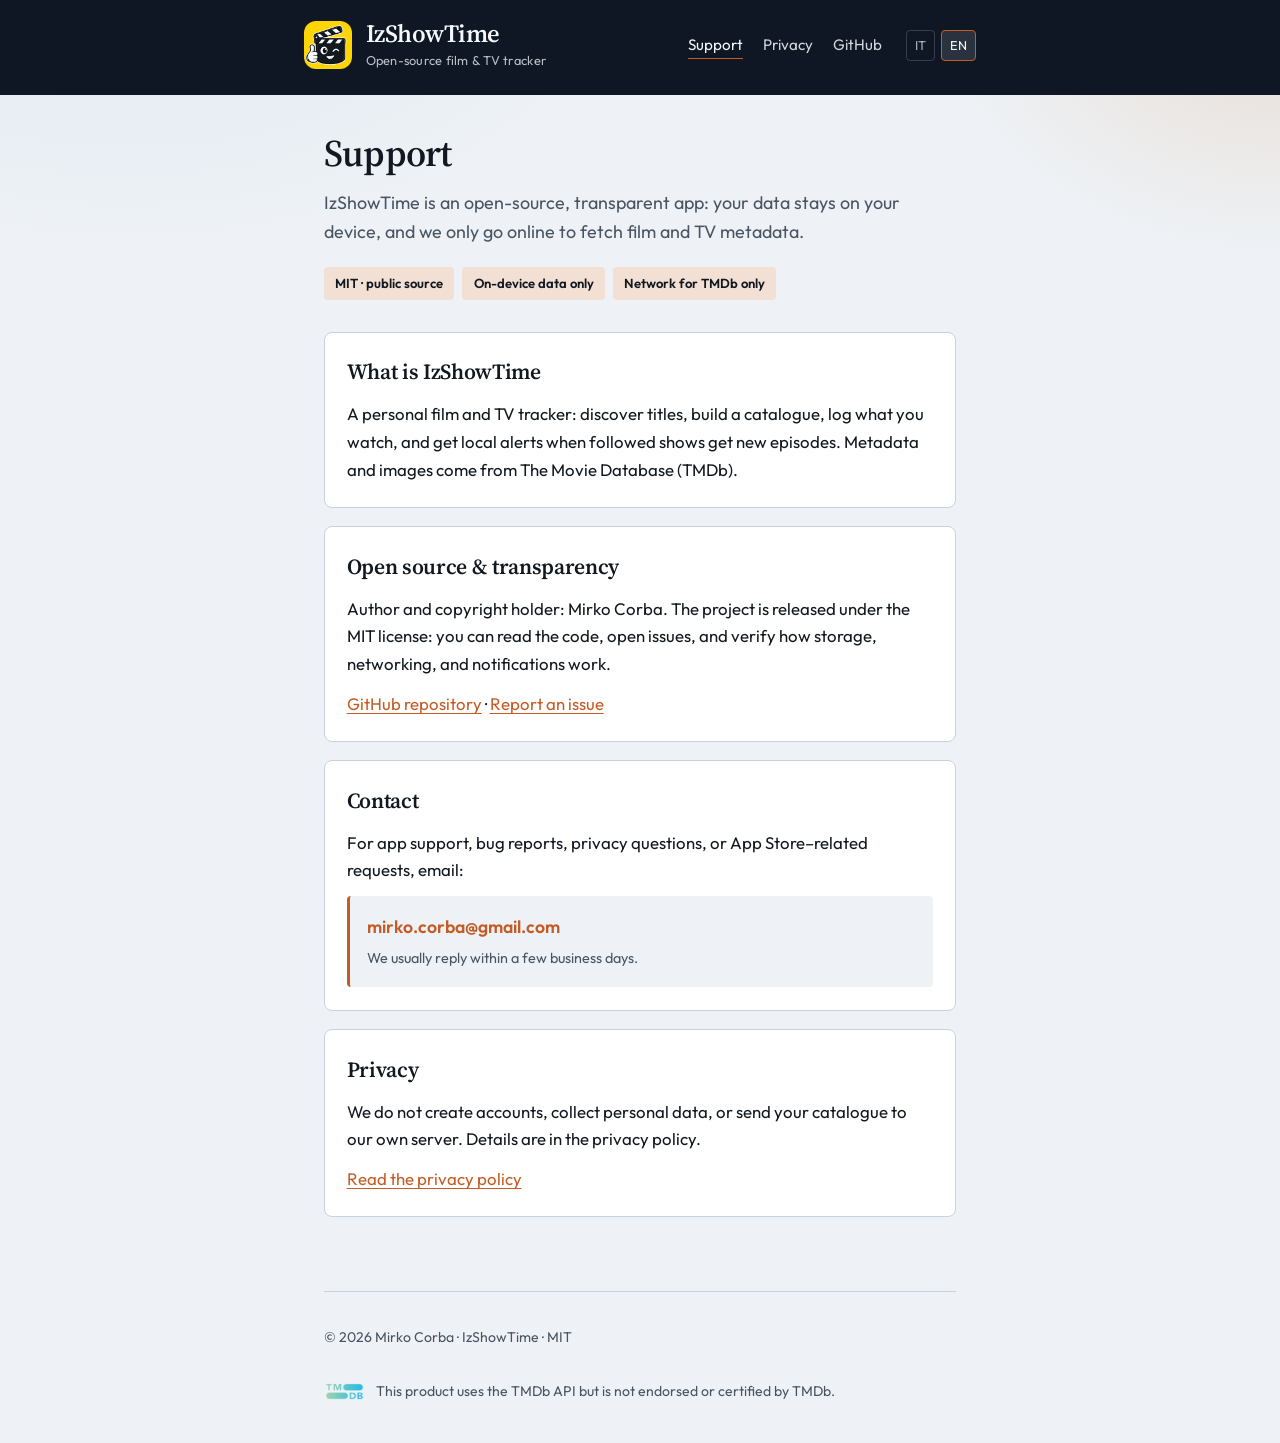
<file: site/index.html>
<!DOCTYPE html>
<html lang="it">
<head>
  <meta charset="utf-8">
  <meta name="viewport" content="width=device-width, initial-scale=1">
  <title>IzShowTime — Support / Assistenza</title>
  <meta name="description" content="Support and contact for IzShowTime, an open-source film and TV tracker. Assistenza e contatti.">
  <link rel="icon" href="assets/IzShowTimeIcon.png" type="image/png">
  <link rel="preconnect" href="https://fonts.googleapis.com">
  <link rel="preconnect" href="https://fonts.gstatic.com" crossorigin>
  <link href="https://fonts.googleapis.com/css2?family=Outfit:wght@400;600;700&family=Source+Serif+4:opsz,wght@8..60,600&display=swap" rel="stylesheet">
  <link rel="stylesheet" href="styles.css">
</head>
<body>
  <header class="site-header">
    <div class="site-header-inner">
      <a class="brand" href="index.html">
        <img src="assets/IzShowTimeIcon.png" width="48" height="48" alt="">
        <span class="brand-text">
          <span class="brand-name">IzShowTime</span>
          <span class="brand-tag" data-i18n="brandTag">Open-source film &amp; TV tracker</span>
        </span>
      </a>
      <nav class="nav" aria-label="Primary">
        <a href="index.html" aria-current="page" data-i18n="navSupport">Assistenza</a>
        <a href="privacy.html" data-i18n="navPrivacy">Privacy</a>
        <a href="https://github.com/KobaruAkiba/iz-show-time" rel="noopener noreferrer">GitHub</a>
      </nav>
      <div class="lang-switch" role="group" aria-label="Language">
        <button type="button" data-lang="it" aria-pressed="true">IT</button>
        <button type="button" data-lang="en" aria-pressed="false">EN</button>
      </div>
    </div>
  </header>

  <main>
    <div class="hero">
      <h1 data-i18n="heroTitle">Assistenza</h1>
      <p class="lede" data-i18n="heroLede">
        IzShowTime è un’app open source e trasparente: i tuoi dati restano sul dispositivo e online
        ci colleghiamo solo per ottenere metadati di film e serie.
      </p>
      <div class="badge-row">
        <span class="badge" data-i18n="badgeOss">MIT · codice pubblico</span>
        <span class="badge" data-i18n="badgeLocal">Dati solo sul device</span>
        <span class="badge" data-i18n="badgeNet">Rete solo per TMDb</span>
      </div>
    </div>

    <section>
      <h2 data-i18n="aboutTitle">Cos’è IzShowTime</h2>
      <p data-i18n="aboutBody">
        Un tracker personale per film e serie: scopri titoli, costruisci un catalogo, registra
        cosa hai visto e ricevi avvisi locali quando escono nuovi episodi delle serie che segui.
        I metadati e le immagini arrivano da The Movie Database (TMDb).
      </p>
    </section>

    <section>
      <h2 data-i18n="ossTitle">Open source e trasparenza</h2>
      <p data-i18n="ossBody">
        Autore e detentore dei diritti: Mirko Corba. Il progetto è rilasciato con licenza MIT:
        puoi leggere il codice, aprire issue e verificare come funzionano storage, rete e notifiche.
      </p>
      <p>
        <a href="https://github.com/KobaruAkiba/iz-show-time" rel="noopener noreferrer" data-i18n="ossLink">
          Repository su GitHub
        </a>
        ·
        <a href="https://github.com/KobaruAkiba/iz-show-time/issues" rel="noopener noreferrer" data-i18n="issuesLink">
          Segnala un problema
        </a>
      </p>
    </section>

    <section>
      <h2 data-i18n="contactTitle">Contatto</h2>
      <p data-i18n="contactBody">
        Per assistenza sull’app, segnalazioni di bug, domande sulla privacy o richieste legate
        all’App Store, scrivi a:
      </p>
      <div class="contact-box">
        <a href="mailto:mirko.corba@gmail.com">mirko.corba@gmail.com</a>
        <span class="meta" data-i18n="contactMeta">Rispondiamo di solito entro pochi giorni lavorativi.</span>
      </div>
    </section>

    <section>
      <h2 data-i18n="privacyTitle">Privacy</h2>
      <p data-i18n="privacyBody">
        Non creiamo account, non raccogliamo dati personali e non inviamo il tuo catalogo a un
        nostro server. I dettagli sono nella privacy policy.
      </p>
      <p>
        <a href="privacy.html" data-i18n="privacyLink">Leggi la privacy policy</a>
      </p>
    </section>
  </main>

  <footer class="site-footer">
    <div class="site-footer-inner">
      <p data-i18n="footerCopy">© 2026 Mirko Corba · IzShowTime · MIT</p>
      <div class="tmdb-note">
        <img src="assets/TmdbLogo.png" alt="TMDb">
        <span data-i18n="tmdbNote">This product uses the TMDb API but is not endorsed or certified by TMDb.</span>
      </div>
    </div>
  </footer>

  <script>
    const messages = {
      it: {
        brandTag: "Tracker open source per film e serie",
        navSupport: "Assistenza",
        navPrivacy: "Privacy",
        heroTitle: "Assistenza",
        heroLede: "IzShowTime è un’app open source e trasparente: i tuoi dati restano sul dispositivo e online ci colleghiamo solo per ottenere metadati di film e serie.",
        badgeOss: "MIT · codice pubblico",
        badgeLocal: "Dati solo sul device",
        badgeNet: "Rete solo per TMDb",
        aboutTitle: "Cos’è IzShowTime",
        aboutBody: "Un tracker personale per film e serie: scopri titoli, costruisci un catalogo, registra cosa hai visto e ricevi avvisi locali quando escono nuovi episodi delle serie che segui. I metadati e le immagini arrivano da The Movie Database (TMDb).",
        ossTitle: "Open source e trasparenza",
        ossBody: "Autore e detentore dei diritti: Mirko Corba. Il progetto è rilasciato con licenza MIT: puoi leggere il codice, aprire issue e verificare come funzionano storage, rete e notifiche.",
        ossLink: "Repository su GitHub",
        issuesLink: "Segnala un problema",
        contactTitle: "Contatto",
        contactBody: "Per assistenza sull’app, segnalazioni di bug, domande sulla privacy o richieste legate all’App Store, scrivi a:",
        contactMeta: "Rispondiamo di solito entro pochi giorni lavorativi.",
        privacyTitle: "Privacy",
        privacyBody: "Non creiamo account, non raccogliamo dati personali e non inviamo il tuo catalogo a un nostro server. I dettagli sono nella privacy policy.",
        privacyLink: "Leggi la privacy policy",
        footerCopy: "© 2026 Mirko Corba · IzShowTime · MIT",
        tmdbNote: "This product uses the TMDb API but is not endorsed or certified by TMDb."
      },
      en: {
        brandTag: "Open-source film & TV tracker",
        navSupport: "Support",
        navPrivacy: "Privacy",
        heroTitle: "Support",
        heroLede: "IzShowTime is an open-source, transparent app: your data stays on your device, and we only go online to fetch film and TV metadata.",
        badgeOss: "MIT · public source",
        badgeLocal: "On-device data only",
        badgeNet: "Network for TMDb only",
        aboutTitle: "What is IzShowTime",
        aboutBody: "A personal film and TV tracker: discover titles, build a catalogue, log what you watch, and get local alerts when followed shows get new episodes. Metadata and images come from The Movie Database (TMDb).",
        ossTitle: "Open source & transparency",
        ossBody: "Author and copyright holder: Mirko Corba. The project is released under the MIT license: you can read the code, open issues, and verify how storage, networking, and notifications work.",
        ossLink: "GitHub repository",
        issuesLink: "Report an issue",
        contactTitle: "Contact",
        contactBody: "For app support, bug reports, privacy questions, or App Store–related requests, email:",
        contactMeta: "We usually reply within a few business days.",
        privacyTitle: "Privacy",
        privacyBody: "We do not create accounts, collect personal data, or send your catalogue to our own server. Details are in the privacy policy.",
        privacyLink: "Read the privacy policy",
        footerCopy: "© 2026 Mirko Corba · IzShowTime · MIT",
        tmdbNote: "This product uses the TMDb API but is not endorsed or certified by TMDb."
      }
    };

    function applyLang(lang) {
      const dict = messages[lang] || messages.it;
      document.documentElement.lang = lang;
      document.querySelectorAll("[data-i18n]").forEach((el) => {
        const key = el.getAttribute("data-i18n");
        if (dict[key] != null) el.textContent = dict[key];
      });
      document.querySelectorAll(".lang-switch button").forEach((btn) => {
        btn.setAttribute("aria-pressed", String(btn.dataset.lang === lang));
      });
      try { localStorage.setItem("izst-lang", lang); } catch (_) {}
    }

    document.querySelectorAll(".lang-switch button").forEach((btn) => {
      btn.addEventListener("click", () => applyLang(btn.dataset.lang));
    });

    let initial = "it";
    try {
      const saved = localStorage.getItem("izst-lang");
      if (saved === "en" || saved === "it") initial = saved;
      else if (navigator.language && navigator.language.toLowerCase().startsWith("en")) initial = "en";
    } catch (_) {}
    applyLang(initial);
  </script>
</body>
</html>
</file>
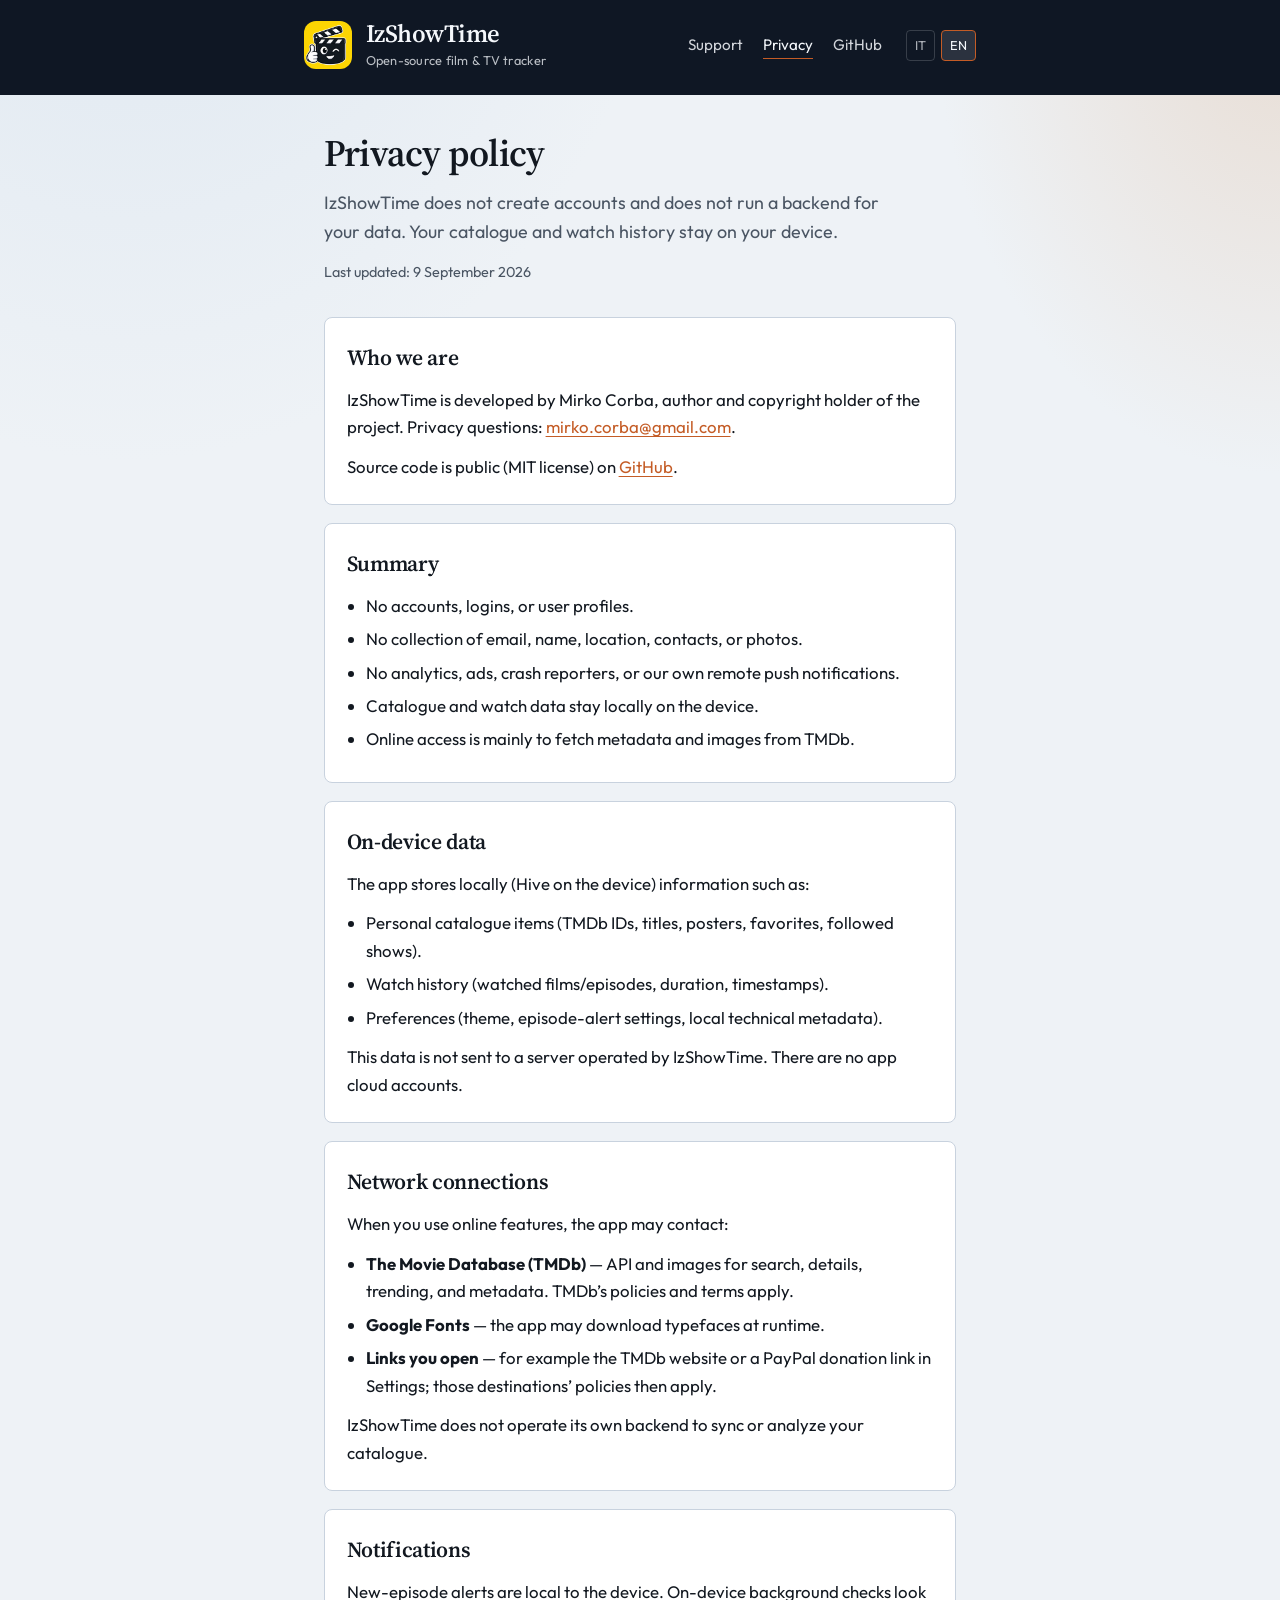
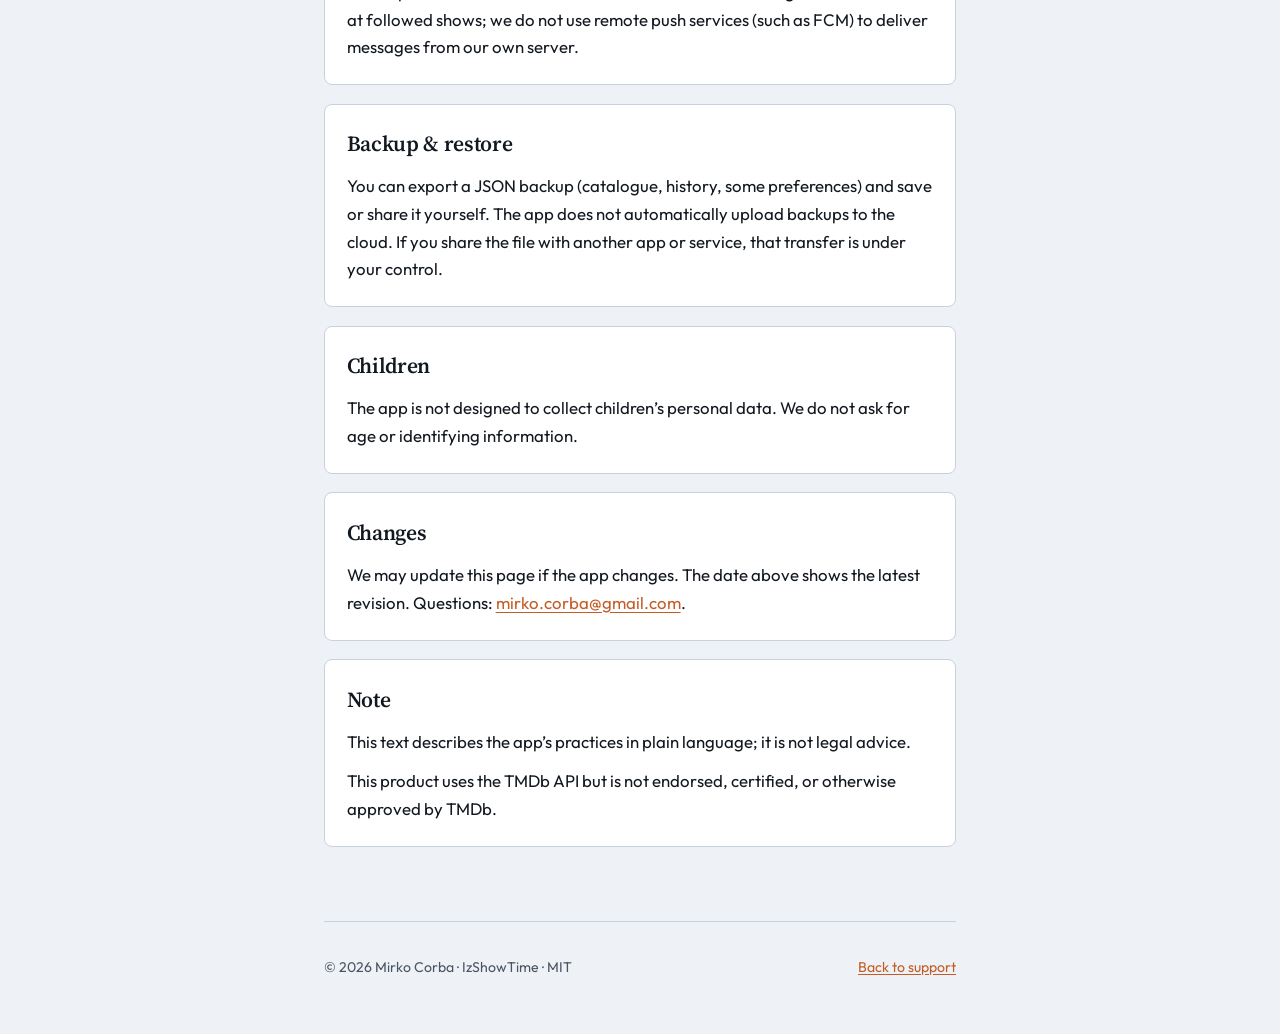
<file: site/privacy.html>
<!DOCTYPE html>
<html lang="it">
<head>
  <meta charset="utf-8">
  <meta name="viewport" content="width=device-width, initial-scale=1">
  <title>IzShowTime — Privacy Policy</title>
  <meta name="description" content="Privacy policy for IzShowTime. Informativa sulla privacy.">
  <link rel="icon" href="assets/IzShowTimeIcon.png" type="image/png">
  <link rel="preconnect" href="https://fonts.googleapis.com">
  <link rel="preconnect" href="https://fonts.gstatic.com" crossorigin>
  <link href="https://fonts.googleapis.com/css2?family=Outfit:wght@400;600;700&family=Source+Serif+4:opsz,wght@8..60,600&display=swap" rel="stylesheet">
  <link rel="stylesheet" href="styles.css">
</head>
<body>
  <header class="site-header">
    <div class="site-header-inner">
      <a class="brand" href="index.html">
        <img src="assets/IzShowTimeIcon.png" width="48" height="48" alt="">
        <span class="brand-text">
          <span class="brand-name">IzShowTime</span>
          <span class="brand-tag" data-i18n="brandTag">Open-source film &amp; TV tracker</span>
        </span>
      </a>
      <nav class="nav" aria-label="Primary">
        <a href="index.html" data-i18n="navSupport">Assistenza</a>
        <a href="privacy.html" aria-current="page" data-i18n="navPrivacy">Privacy</a>
        <a href="https://github.com/KobaruAkiba/iz-show-time" rel="noopener noreferrer">GitHub</a>
      </nav>
      <div class="lang-switch" role="group" aria-label="Language">
        <button type="button" data-lang="it" aria-pressed="true">IT</button>
        <button type="button" data-lang="en" aria-pressed="false">EN</button>
      </div>
    </div>
  </header>

  <main>
    <div class="hero">
      <h1 data-i18n="heroTitle">Privacy policy</h1>
      <p class="lede" data-i18n="heroLede">
        IzShowTime non crea account e non gestisce un backend per i tuoi dati. Il catalogo e la
        cronologia restano sul tuo dispositivo.
      </p>
      <p class="meta" data-i18n="updated">Ultimo aggiornamento: 9 settembre 2026</p>
    </div>

    <section>
      <h2 data-i18n="whoTitle">Titolare</h2>
      <p data-i18n="whoBody">
        IzShowTime è sviluppato da Mirko Corba, autore e detentore dei diritti sul progetto.
        Per domande sulla privacy:
        <a href="mailto:mirko.corba@gmail.com">mirko.corba@gmail.com</a>.
      </p>
      <p data-i18n="whoOss">
        Il codice sorgente è pubblico (licenza MIT) su
        <a href="https://github.com/KobaruAkiba/iz-show-time" rel="noopener noreferrer">GitHub</a>.
      </p>
    </section>

    <section>
      <h2 data-i18n="summaryTitle">In sintesi</h2>
      <ul>
        <li data-i18n="s1">Nessun account, login o profilo utente.</li>
        <li data-i18n="s2">Nessuna raccolta di email, nome, posizione, contatti o foto.</li>
        <li data-i18n="s3">Nessun analytics, pubblicità, crash reporter o push notification remoto nostro.</li>
        <li data-i18n="s4">I dati del catalogo e della visione restano in locale sul dispositivo.</li>
        <li data-i18n="s5">La connessione online serve principalmente a ottenere metadati e immagini da TMDb.</li>
      </ul>
    </section>

    <section>
      <h2 data-i18n="localTitle">Dati sul dispositivo</h2>
      <p data-i18n="localBody">
        L’app salva in locale (storage Hive sul dispositivo) informazioni come:
      </p>
      <ul>
        <li data-i18n="l1">Elementi del catalogo personale (ID TMDb, titoli, poster, preferiti, serie seguite).</li>
        <li data-i18n="l2">Cronologia di visione (film/episodi guardati, durata, data).</li>
        <li data-i18n="l3">Preferenze (tema, impostazioni notifiche episodi, metadati tecnici di sync locale).</li>
      </ul>
      <p data-i18n="localNote">
        Questi dati non vengono inviati a un server gestito da IzShowTime. Non esistono account cloud
        dell’app.
      </p>
    </section>

    <section>
      <h2 data-i18n="netTitle">Connessioni di rete</h2>
      <p data-i18n="netBody">
        Quando usi funzioni online, l’app può contattare:
      </p>
      <ul>
        <li data-i18n="n1">
          <strong>The Movie Database (TMDb)</strong> — API e immagini per ricerca, dettagli, trending
          e metadati. Si applicano le policy e i termini di TMDb.
        </li>
        <li data-i18n="n2">
          <strong>Google Fonts</strong> — l’app può scaricare font tipografici a runtime.
        </li>
        <li data-i18n="n3">
          <strong>Link aperti da te</strong> — ad esempio il sito TMDb o un link di donazione PayPal
          nelle Impostazioni; in quel caso valgono le policy del sito di destinazione.
        </li>
      </ul>
      <p data-i18n="netNote">
        IzShowTime non opera un backend proprio per sincronizzare o analizzare il tuo catalogo.
      </p>
    </section>

    <section>
      <h2 data-i18n="notifTitle">Notifiche</h2>
      <p data-i18n="notifBody">
        Le notifiche per i nuovi episodi sono locali al dispositivo. Controlli in background sul
        device verificano le serie seguite; non usiamo servizi di push remoti (come FCM) per
        consegnarti messaggi da un nostro server.
      </p>
    </section>

    <section>
      <h2 data-i18n="backupTitle">Backup e ripristino</h2>
      <p data-i18n="backupBody">
        Puoi esportare un file di backup JSON (catalogo, cronologia, alcune preferenze) e
        salvarlo o condividerlo tu. L’app non carica automaticamente i backup su cloud. Se
        condividi il file con un’altra app o servizio, quel trasferimento è sotto il tuo controllo.
      </p>
    </section>

    <section>
      <h2 data-i18n="childrenTitle">Minori</h2>
      <p data-i18n="childrenBody">
        L’app non è pensata per raccogliere dati personali di minori. Non richiediamo età o
        informazioni identificative.
      </p>
    </section>

    <section>
      <h2 data-i18n="changesTitle">Modifiche</h2>
      <p data-i18n="changesBody">
        Possiamo aggiornare questa pagina se l’app cambia. La data in alto indica l’ultima
        revisione. Per domande: <a href="mailto:mirko.corba@gmail.com">mirko.corba@gmail.com</a>.
      </p>
    </section>

    <section>
      <h2 data-i18n="legalTitle">Nota</h2>
      <p data-i18n="legalBody">
        Questo testo descrive le pratiche dell’app in linguaggio chiaro; non costituisce
        consulenza legale.
      </p>
      <p data-i18n="tmdbLegal">
        This product uses the TMDb API but is not endorsed, certified, or otherwise approved by TMDb.
      </p>
    </section>
  </main>

  <footer class="site-footer">
    <div class="site-footer-inner">
      <p data-i18n="footerCopy">© 2026 Mirko Corba · IzShowTime · MIT</p>
      <p><a href="index.html" data-i18n="backSupport">Torna all’assistenza</a></p>
    </div>
  </footer>

  <script>
    const messages = {
      it: {
        brandTag: "Tracker open source per film e serie",
        navSupport: "Assistenza",
        navPrivacy: "Privacy",
        heroTitle: "Privacy policy",
        heroLede: "IzShowTime non crea account e non gestisce un backend per i tuoi dati. Il catalogo e la cronologia restano sul tuo dispositivo.",
        updated: "Ultimo aggiornamento: 9 settembre 2026",
        whoTitle: "Titolare",
        whoBody: "IzShowTime è sviluppato da Mirko Corba, autore e detentore dei diritti sul progetto. Per domande sulla privacy: mirko.corba@gmail.com.",
        whoOss: "Il codice sorgente è pubblico (licenza MIT) su GitHub.",
        summaryTitle: "In sintesi",
        s1: "Nessun account, login o profilo utente.",
        s2: "Nessuna raccolta di email, nome, posizione, contatti o foto.",
        s3: "Nessun analytics, pubblicità, crash reporter o push notification remoto nostro.",
        s4: "I dati del catalogo e della visione restano in locale sul dispositivo.",
        s5: "La connessione online serve principalmente a ottenere metadati e immagini da TMDb.",
        localTitle: "Dati sul dispositivo",
        localBody: "L’app salva in locale (storage Hive sul dispositivo) informazioni come:",
        l1: "Elementi del catalogo personale (ID TMDb, titoli, poster, preferiti, serie seguite).",
        l2: "Cronologia di visione (film/episodi guardati, durata, data).",
        l3: "Preferenze (tema, impostazioni notifiche episodi, metadati tecnici di sync locale).",
        localNote: "Questi dati non vengono inviati a un server gestito da IzShowTime. Non esistono account cloud dell’app.",
        netTitle: "Connessioni di rete",
        netBody: "Quando usi funzioni online, l’app può contattare:",
        n1: "<strong>The Movie Database (TMDb)</strong> — API e immagini per ricerca, dettagli, trending e metadati. Si applicano le policy e i termini di TMDb.",
        n2: "<strong>Google Fonts</strong> — l’app può scaricare font tipografici a runtime.",
        n3: "<strong>Link aperti da te</strong> — ad esempio il sito TMDb o un link di donazione PayPal nelle Impostazioni; in quel caso valgono le policy del sito di destinazione.",
        netNote: "IzShowTime non opera un backend proprio per sincronizzare o analizzare il tuo catalogo.",
        notifTitle: "Notifiche",
        notifBody: "Le notifiche per i nuovi episodi sono locali al dispositivo. Controlli in background sul device verificano le serie seguite; non usiamo servizi di push remoti (come FCM) per consegnarti messaggi da un nostro server.",
        backupTitle: "Backup e ripristino",
        backupBody: "Puoi esportare un file di backup JSON (catalogo, cronologia, alcune preferenze) e salvarlo o condividerlo tu. L’app non carica automaticamente i backup su cloud. Se condividi il file con un’altra app o servizio, quel trasferimento è sotto il tuo controllo.",
        childrenTitle: "Minori",
        childrenBody: "L’app non è pensata per raccogliere dati personali di minori. Non richiediamo età o informazioni identificative.",
        changesTitle: "Modifiche",
        changesBody: "Possiamo aggiornare questa pagina se l’app cambia. La data in alto indica l’ultima revisione. Per domande: mirko.corba@gmail.com.",
        legalTitle: "Nota",
        legalBody: "Questo testo descrive le pratiche dell’app in linguaggio chiaro; non costituisce consulenza legale.",
        tmdbLegal: "This product uses the TMDb API but is not endorsed, certified, or otherwise approved by TMDb.",
        footerCopy: "© 2026 Mirko Corba · IzShowTime · MIT",
        backSupport: "Torna all’assistenza"
      },
      en: {
        brandTag: "Open-source film & TV tracker",
        navSupport: "Support",
        navPrivacy: "Privacy",
        heroTitle: "Privacy policy",
        heroLede: "IzShowTime does not create accounts and does not run a backend for your data. Your catalogue and watch history stay on your device.",
        updated: "Last updated: 9 September 2026",
        whoTitle: "Who we are",
        whoBody: "IzShowTime is developed by Mirko Corba, author and copyright holder of the project. Privacy questions: mirko.corba@gmail.com.",
        whoOss: "Source code is public (MIT license) on GitHub.",
        summaryTitle: "Summary",
        s1: "No accounts, logins, or user profiles.",
        s2: "No collection of email, name, location, contacts, or photos.",
        s3: "No analytics, ads, crash reporters, or our own remote push notifications.",
        s4: "Catalogue and watch data stay locally on the device.",
        s5: "Online access is mainly to fetch metadata and images from TMDb.",
        localTitle: "On-device data",
        localBody: "The app stores locally (Hive on the device) information such as:",
        l1: "Personal catalogue items (TMDb IDs, titles, posters, favorites, followed shows).",
        l2: "Watch history (watched films/episodes, duration, timestamps).",
        l3: "Preferences (theme, episode-alert settings, local technical metadata).",
        localNote: "This data is not sent to a server operated by IzShowTime. There are no app cloud accounts.",
        netTitle: "Network connections",
        netBody: "When you use online features, the app may contact:",
        n1: "<strong>The Movie Database (TMDb)</strong> — API and images for search, details, trending, and metadata. TMDb’s policies and terms apply.",
        n2: "<strong>Google Fonts</strong> — the app may download typefaces at runtime.",
        n3: "<strong>Links you open</strong> — for example the TMDb website or a PayPal donation link in Settings; those destinations’ policies then apply.",
        netNote: "IzShowTime does not operate its own backend to sync or analyze your catalogue.",
        notifTitle: "Notifications",
        notifBody: "New-episode alerts are local to the device. On-device background checks look at followed shows; we do not use remote push services (such as FCM) to deliver messages from our own server.",
        backupTitle: "Backup & restore",
        backupBody: "You can export a JSON backup (catalogue, history, some preferences) and save or share it yourself. The app does not automatically upload backups to the cloud. If you share the file with another app or service, that transfer is under your control.",
        childrenTitle: "Children",
        childrenBody: "The app is not designed to collect children’s personal data. We do not ask for age or identifying information.",
        changesTitle: "Changes",
        changesBody: "We may update this page if the app changes. The date above shows the latest revision. Questions: mirko.corba@gmail.com.",
        legalTitle: "Note",
        legalBody: "This text describes the app’s practices in plain language; it is not legal advice.",
        tmdbLegal: "This product uses the TMDb API but is not endorsed, certified, or otherwise approved by TMDb.",
        footerCopy: "© 2026 Mirko Corba · IzShowTime · MIT",
        backSupport: "Back to support"
      }
    };

    function applyLang(lang) {
      const dict = messages[lang] || messages.it;
      document.documentElement.lang = lang;
      document.querySelectorAll("[data-i18n]").forEach((el) => {
        const key = el.getAttribute("data-i18n");
        if (dict[key] == null) return;
        if (key === "whoBody" || key === "changesBody") {
          const email = '<a href="mailto:mirko.corba@gmail.com">mirko.corba@gmail.com</a>';
          if (lang === "it" && key === "whoBody") {
            el.innerHTML = "IzShowTime è sviluppato da Mirko Corba, autore e detentore dei diritti sul progetto. Per domande sulla privacy: " + email + ".";
          } else if (lang === "en" && key === "whoBody") {
            el.innerHTML = "IzShowTime is developed by Mirko Corba, author and copyright holder of the project. Privacy questions: " + email + ".";
          } else if (lang === "it" && key === "changesBody") {
            el.innerHTML = "Possiamo aggiornare questa pagina se l’app cambia. La data in alto indica l’ultima revisione. Per domande: " + email + ".";
          } else if (lang === "en" && key === "changesBody") {
            el.innerHTML = "We may update this page if the app changes. The date above shows the latest revision. Questions: " + email + ".";
          }
          return;
        }
        if (key === "whoOss") {
          const gh = '<a href="https://github.com/KobaruAkiba/iz-show-time" rel="noopener noreferrer">GitHub</a>';
          el.innerHTML = lang === "it"
            ? "Il codice sorgente è pubblico (licenza MIT) su " + gh + "."
            : "Source code is public (MIT license) on " + gh + ".";
          return;
        }
        if (key === "n1" || key === "n2" || key === "n3") {
          el.innerHTML = dict[key];
          return;
        }
        el.textContent = dict[key];
      });
      document.querySelectorAll(".lang-switch button").forEach((btn) => {
        btn.setAttribute("aria-pressed", String(btn.dataset.lang === lang));
      });
      try { localStorage.setItem("izst-lang", lang); } catch (_) {}
    }

    document.querySelectorAll(".lang-switch button").forEach((btn) => {
      btn.addEventListener("click", () => applyLang(btn.dataset.lang));
    });

    let initial = "it";
    try {
      const saved = localStorage.getItem("izst-lang");
      if (saved === "en" || saved === "it") initial = saved;
      else if (navigator.language && navigator.language.toLowerCase().startsWith("en")) initial = "en";
    } catch (_) {}
    applyLang(initial);
  </script>
</body>
</html>
</file>
<file: site/styles.css>
:root {
  --bg: #eef2f6;
  --bg-accent: #dce6f0;
  --surface: #ffffff;
  --ink: #121820;
  --ink-muted: #4a5563;
  --accent: #c45c26;
  --accent-soft: #f3e0d4;
  --line: #c8d2de;
  --nav: #0f1724;
  --nav-ink: #f4f7fb;
  --radius: 4px;
  --max: 42rem;
  --font-sans: "Outfit", "Avenir Next", "Segoe UI", sans-serif;
  --font-display: "Source Serif 4", "Iowan Old Style", Georgia, serif;
}

*,
*::before,
*::after {
  box-sizing: border-box;
}

html {
  scroll-behavior: smooth;
}

body {
  margin: 0;
  min-height: 100vh;
  font-family: var(--font-sans);
  font-size: 1.05rem;
  line-height: 1.65;
  color: var(--ink);
  background:
    radial-gradient(ellipse 80% 50% at 10% -10%, var(--bg-accent), transparent 55%),
    radial-gradient(ellipse 60% 40% at 100% 0%, #e8ddd4, transparent 45%),
    var(--bg);
}

a {
  color: var(--accent);
  text-underline-offset: 0.15em;
}

a:hover {
  color: var(--ink);
}

.site-header {
  background: var(--nav);
  color: var(--nav-ink);
  padding: 1.25rem 1.25rem 1.5rem;
}

.site-header-inner {
  max-width: var(--max);
  margin: 0 auto;
  display: flex;
  flex-wrap: wrap;
  align-items: center;
  gap: 1rem 1.5rem;
}

.brand {
  display: flex;
  align-items: center;
  gap: 0.85rem;
  text-decoration: none;
  color: inherit;
}

.brand img {
  width: 3rem;
  height: 3rem;
  border-radius: 12px;
  object-fit: cover;
}

.brand-text {
  display: flex;
  flex-direction: column;
  gap: 0.15rem;
}

.brand-name {
  font-family: var(--font-display);
  font-size: 1.55rem;
  font-weight: 600;
  letter-spacing: -0.02em;
  line-height: 1.1;
}

.brand-tag {
  font-size: 0.8rem;
  opacity: 0.75;
  letter-spacing: 0.02em;
}

.nav {
  display: flex;
  flex-wrap: wrap;
  gap: 0.75rem 1.25rem;
  margin-left: auto;
  font-size: 0.95rem;
}

.nav a {
  color: var(--nav-ink);
  text-decoration: none;
  opacity: 0.85;
  border-bottom: 1px solid transparent;
  padding-bottom: 0.1rem;
}

.nav a:hover,
.nav a[aria-current="page"] {
  opacity: 1;
  border-bottom-color: var(--accent);
  color: var(--nav-ink);
}

.lang-switch {
  display: flex;
  gap: 0.35rem;
  font-size: 0.8rem;
  text-transform: uppercase;
  letter-spacing: 0.06em;
}

.lang-switch button {
  appearance: none;
  border: 1px solid rgba(244, 247, 251, 0.25);
  background: transparent;
  color: var(--nav-ink);
  border-radius: var(--radius);
  padding: 0.25rem 0.5rem;
  cursor: pointer;
  font: inherit;
  opacity: 0.7;
}

.lang-switch button[aria-pressed="true"] {
  opacity: 1;
  background: rgba(244, 247, 251, 0.12);
  border-color: var(--accent);
}

main {
  max-width: var(--max);
  margin: 0 auto;
  padding: 2.25rem 1.25rem 3.5rem;
}

.hero {
  margin-bottom: 2rem;
}

.hero h1 {
  font-family: var(--font-display);
  font-size: clamp(1.85rem, 4vw, 2.35rem);
  font-weight: 600;
  line-height: 1.2;
  letter-spacing: -0.02em;
  margin: 0 0 0.75rem;
}

.lede {
  margin: 0;
  font-size: 1.12rem;
  color: var(--ink-muted);
  max-width: 36rem;
}

.badge-row {
  display: flex;
  flex-wrap: wrap;
  gap: 0.5rem;
  margin-top: 1.25rem;
}

.badge {
  display: inline-flex;
  align-items: center;
  gap: 0.35rem;
  padding: 0.35rem 0.7rem;
  background: var(--accent-soft);
  color: var(--ink);
  font-size: 0.82rem;
  font-weight: 600;
  border-radius: var(--radius);
}

section {
  background: var(--surface);
  border: 1px solid var(--line);
  border-radius: 8px;
  padding: 1.35rem 1.35rem 1.45rem;
  margin-bottom: 1.15rem;
}

section h2 {
  font-family: var(--font-display);
  font-size: 1.35rem;
  font-weight: 600;
  margin: 0 0 0.65rem;
  letter-spacing: -0.015em;
}

section h3 {
  font-size: 1.05rem;
  font-weight: 600;
  margin: 1.15rem 0 0.4rem;
}

section p,
section ul {
  margin: 0 0 0.75rem;
  color: var(--ink);
}

section p:last-child,
section ul:last-child {
  margin-bottom: 0;
}

section ul {
  padding-left: 1.2rem;
}

section li {
  margin-bottom: 0.35rem;
}

.contact-box {
  display: flex;
  flex-direction: column;
  gap: 0.35rem;
  padding: 1rem 1.1rem;
  background: var(--bg);
  border-radius: var(--radius);
  border-left: 3px solid var(--accent);
  margin-top: 0.75rem;
}

.contact-box a {
  font-weight: 600;
  font-size: 1.1rem;
  text-decoration: none;
}

.contact-box a:hover {
  text-decoration: underline;
}

.meta {
  font-size: 0.9rem;
  color: var(--ink-muted);
}

.site-footer {
  max-width: var(--max);
  margin: 0 auto;
  padding: 0 1.25rem 2.5rem;
  font-size: 0.88rem;
  color: var(--ink-muted);
}

.site-footer-inner {
  border-top: 1px solid var(--line);
  padding-top: 1.25rem;
  display: flex;
  flex-wrap: wrap;
  gap: 1rem;
  align-items: center;
  justify-content: space-between;
}

.tmdb-note {
  display: flex;
  align-items: center;
  gap: 0.65rem;
  flex-wrap: wrap;
}

.tmdb-note img {
  height: 1.1rem;
  width: auto;
  opacity: 0.85;
}

[hidden] {
  display: none !important;
}

@media (max-width: 560px) {
  .nav {
    margin-left: 0;
    width: 100%;
  }

  .site-header-inner {
    align-items: flex-start;
  }
}
</file>
